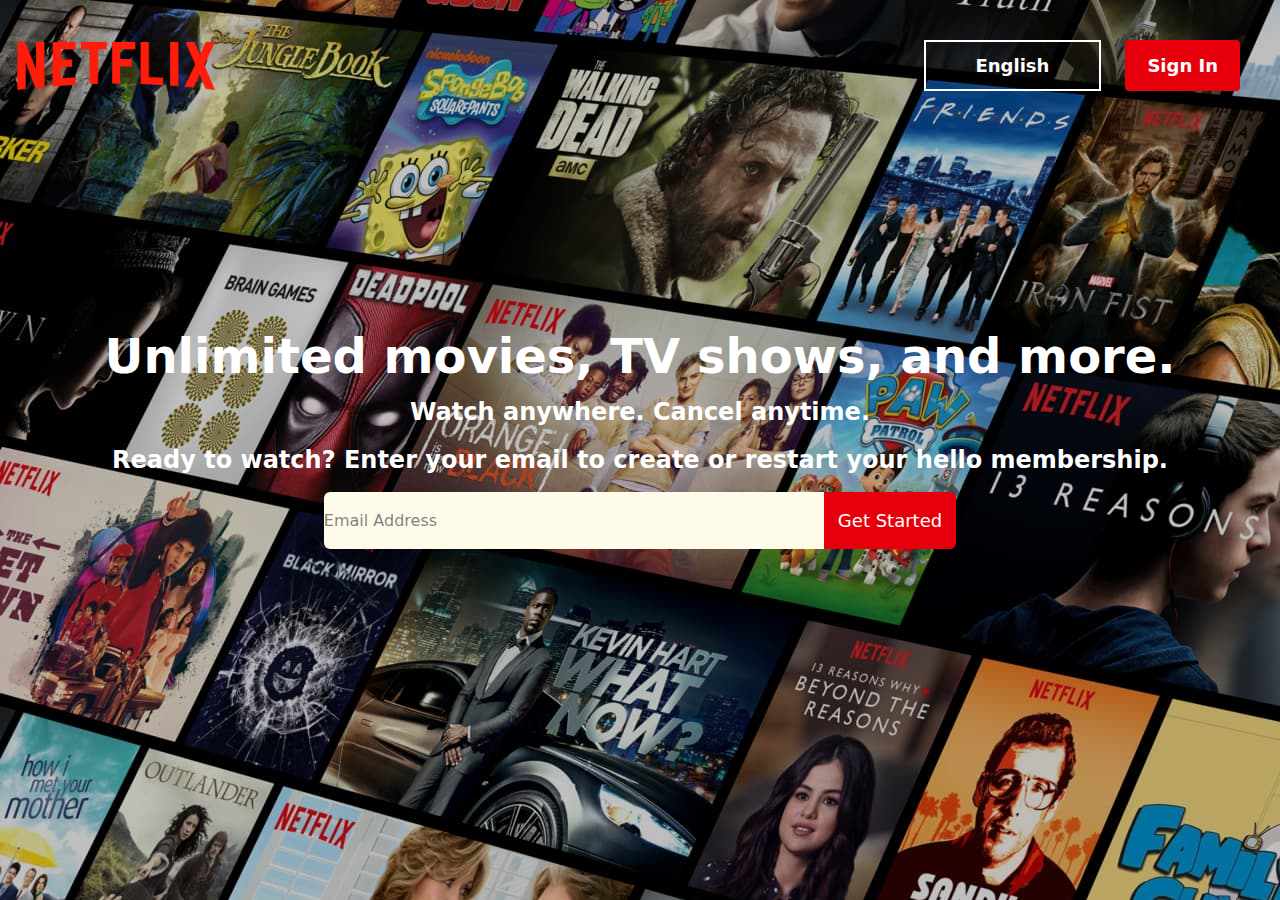
<file: index.html>
<!DOCTYPE html>
<html>
    <head>
        <meta charset="UTF-8" />
        <meta name="viewport" content="width=device-width, initial-scale=1.0" />
        <link href="output.css" rel="stylesheet" />
        <link rel="stylesheet" href="/scss/main.css" />
        <title>Netflix</title>
    </head>
    <body class="flex flex-col min-h-screen bg-[url(netfilx-background.jpg)]">
        <header class="flex justify-between content-center m-4">
            <div id="logo">
                <img
                    class="flex-auto w-[200px] h-[100px]"
                    s
                    src="netflix-Logo.png"
                    alt=""
                />
            </div>
            <div
                class="flex justify-center gap-6 p-6 text-white text-[18px] font-bold"
            >
                <a href=""
                    ><button
                        class="border-2 font-bold border-white px-[50px] py-[10px]"
                    >
                        English
                    </button></a
                >
                <a href=""
                    ><button
                        class="border-2 font-bold border-red-600 bg-red-600 rounded-sm px-[20px] py-[10px]"
                    >
                        Sign In
                    </button></a
                >
            </div>
        </header>
        <main
            class="flex flex-col gap-4 justify-items-center items-center mt-50 text-white"
        >
            <h1 class="flex-auto text-5xl font-extrabold">
                Unlimited movies, TV shows, and more.
            </h1>
            <p class="flex-auto text-2xl font-bold">
                Watch anywhere. Cancel anytime.
            </p>
            <p class="flex-auto text-2xl font-bold">
                Ready to watch? Enter your email to create or restart your hello
                membership.
            </p>
            <div class="flex">
                <input
                    class="flex-auto border-none placeholder:text-grey-600 text-black bg-amber-50 rounded-l-md pr-[300px] py-[16px]"
                    placeholder="Email Address"
                    type="text"
                    name="email"
                    re
                />
                <button
                    class="flex-auto border-none bg-red-600 py-[15px] px-[14px] rounded-r-md text-[18px]"
                >
                    Get Started
                </button>
            </div>
        </main>
    </body>
</html>
</file>
<file: scss/main.css>
/*# sourceMappingURL=main.css.map */
</file>
<file: output.css>
/*! tailwindcss v4.0.1 | MIT License | https://tailwindcss.com */
@layer theme, base, components, utilities;
@layer theme {
  :root, :host {
    --font-sans: ui-sans-serif, system-ui, sans-serif, "Apple Color Emoji",
      "Segoe UI Emoji", "Segoe UI Symbol", "Noto Color Emoji";
    --font-serif: ui-serif, Georgia, Cambria, "Times New Roman", Times, serif;
    --font-mono: ui-monospace, SFMono-Regular, Menlo, Monaco, Consolas,
      "Liberation Mono", "Courier New", monospace;
    --color-red-50: oklch(0.971 0.013 17.38);
    --color-red-100: oklch(0.936 0.032 17.717);
    --color-red-200: oklch(0.885 0.062 18.334);
    --color-red-300: oklch(0.808 0.114 19.571);
    --color-red-400: oklch(0.704 0.191 22.216);
    --color-red-500: oklch(0.637 0.237 25.331);
    --color-red-600: oklch(0.577 0.245 27.325);
    --color-red-700: oklch(0.505 0.213 27.518);
    --color-red-800: oklch(0.444 0.177 26.899);
    --color-red-900: oklch(0.396 0.141 25.723);
    --color-red-950: oklch(0.258 0.092 26.042);
    --color-orange-50: oklch(0.98 0.016 73.684);
    --color-orange-100: oklch(0.954 0.038 75.164);
    --color-orange-200: oklch(0.901 0.076 70.697);
    --color-orange-300: oklch(0.837 0.128 66.29);
    --color-orange-400: oklch(0.75 0.183 55.934);
    --color-orange-500: oklch(0.705 0.213 47.604);
    --color-orange-600: oklch(0.646 0.222 41.116);
    --color-orange-700: oklch(0.553 0.195 38.402);
    --color-orange-800: oklch(0.47 0.157 37.304);
    --color-orange-900: oklch(0.408 0.123 38.172);
    --color-orange-950: oklch(0.266 0.079 36.259);
    --color-amber-50: oklch(0.987 0.022 95.277);
    --color-amber-100: oklch(0.962 0.059 95.617);
    --color-amber-200: oklch(0.924 0.12 95.746);
    --color-amber-300: oklch(0.879 0.169 91.605);
    --color-amber-400: oklch(0.828 0.189 84.429);
    --color-amber-500: oklch(0.769 0.188 70.08);
    --color-amber-600: oklch(0.666 0.179 58.318);
    --color-amber-700: oklch(0.555 0.163 48.998);
    --color-amber-800: oklch(0.473 0.137 46.201);
    --color-amber-900: oklch(0.414 0.112 45.904);
    --color-amber-950: oklch(0.279 0.077 45.635);
    --color-yellow-50: oklch(0.987 0.026 102.212);
    --color-yellow-100: oklch(0.973 0.071 103.193);
    --color-yellow-200: oklch(0.945 0.129 101.54);
    --color-yellow-300: oklch(0.905 0.182 98.111);
    --color-yellow-400: oklch(0.852 0.199 91.936);
    --color-yellow-500: oklch(0.795 0.184 86.047);
    --color-yellow-600: oklch(0.681 0.162 75.834);
    --color-yellow-700: oklch(0.554 0.135 66.442);
    --color-yellow-800: oklch(0.476 0.114 61.907);
    --color-yellow-900: oklch(0.421 0.095 57.708);
    --color-yellow-950: oklch(0.286 0.066 53.813);
    --color-lime-50: oklch(0.986 0.031 120.757);
    --color-lime-100: oklch(0.967 0.067 122.328);
    --color-lime-200: oklch(0.938 0.127 124.321);
    --color-lime-300: oklch(0.897 0.196 126.665);
    --color-lime-400: oklch(0.841 0.238 128.85);
    --color-lime-500: oklch(0.768 0.233 130.85);
    --color-lime-600: oklch(0.648 0.2 131.684);
    --color-lime-700: oklch(0.532 0.157 131.589);
    --color-lime-800: oklch(0.453 0.124 130.933);
    --color-lime-900: oklch(0.405 0.101 131.063);
    --color-lime-950: oklch(0.274 0.072 132.109);
    --color-green-50: oklch(0.982 0.018 155.826);
    --color-green-100: oklch(0.962 0.044 156.743);
    --color-green-200: oklch(0.925 0.084 155.995);
    --color-green-300: oklch(0.871 0.15 154.449);
    --color-green-400: oklch(0.792 0.209 151.711);
    --color-green-500: oklch(0.723 0.219 149.579);
    --color-green-600: oklch(0.627 0.194 149.214);
    --color-green-700: oklch(0.527 0.154 150.069);
    --color-green-800: oklch(0.448 0.119 151.328);
    --color-green-900: oklch(0.393 0.095 152.535);
    --color-green-950: oklch(0.266 0.065 152.934);
    --color-emerald-50: oklch(0.979 0.021 166.113);
    --color-emerald-100: oklch(0.95 0.052 163.051);
    --color-emerald-200: oklch(0.905 0.093 164.15);
    --color-emerald-300: oklch(0.845 0.143 164.978);
    --color-emerald-400: oklch(0.765 0.177 163.223);
    --color-emerald-500: oklch(0.696 0.17 162.48);
    --color-emerald-600: oklch(0.596 0.145 163.225);
    --color-emerald-700: oklch(0.508 0.118 165.612);
    --color-emerald-800: oklch(0.432 0.095 166.913);
    --color-emerald-900: oklch(0.378 0.077 168.94);
    --color-emerald-950: oklch(0.262 0.051 172.552);
    --color-teal-50: oklch(0.984 0.014 180.72);
    --color-teal-100: oklch(0.953 0.051 180.801);
    --color-teal-200: oklch(0.91 0.096 180.426);
    --color-teal-300: oklch(0.855 0.138 181.071);
    --color-teal-400: oklch(0.777 0.152 181.912);
    --color-teal-500: oklch(0.704 0.14 182.503);
    --color-teal-600: oklch(0.6 0.118 184.704);
    --color-teal-700: oklch(0.511 0.096 186.391);
    --color-teal-800: oklch(0.437 0.078 188.216);
    --color-teal-900: oklch(0.386 0.063 188.416);
    --color-teal-950: oklch(0.277 0.046 192.524);
    --color-cyan-50: oklch(0.984 0.019 200.873);
    --color-cyan-100: oklch(0.956 0.045 203.388);
    --color-cyan-200: oklch(0.917 0.08 205.041);
    --color-cyan-300: oklch(0.865 0.127 207.078);
    --color-cyan-400: oklch(0.789 0.154 211.53);
    --color-cyan-500: oklch(0.715 0.143 215.221);
    --color-cyan-600: oklch(0.609 0.126 221.723);
    --color-cyan-700: oklch(0.52 0.105 223.128);
    --color-cyan-800: oklch(0.45 0.085 224.283);
    --color-cyan-900: oklch(0.398 0.07 227.392);
    --color-cyan-950: oklch(0.302 0.056 229.695);
    --color-sky-50: oklch(0.977 0.013 236.62);
    --color-sky-100: oklch(0.951 0.026 236.824);
    --color-sky-200: oklch(0.901 0.058 230.902);
    --color-sky-300: oklch(0.828 0.111 230.318);
    --color-sky-400: oklch(0.746 0.16 232.661);
    --color-sky-500: oklch(0.685 0.169 237.323);
    --color-sky-600: oklch(0.588 0.158 241.966);
    --color-sky-700: oklch(0.5 0.134 242.749);
    --color-sky-800: oklch(0.443 0.11 240.79);
    --color-sky-900: oklch(0.391 0.09 240.876);
    --color-sky-950: oklch(0.293 0.066 243.157);
    --color-blue-50: oklch(0.97 0.014 254.604);
    --color-blue-100: oklch(0.932 0.032 255.585);
    --color-blue-200: oklch(0.882 0.059 254.128);
    --color-blue-300: oklch(0.809 0.105 251.813);
    --color-blue-400: oklch(0.707 0.165 254.624);
    --color-blue-500: oklch(0.623 0.214 259.815);
    --color-blue-600: oklch(0.546 0.245 262.881);
    --color-blue-700: oklch(0.488 0.243 264.376);
    --color-blue-800: oklch(0.424 0.199 265.638);
    --color-blue-900: oklch(0.379 0.146 265.522);
    --color-blue-950: oklch(0.282 0.091 267.935);
    --color-indigo-50: oklch(0.962 0.018 272.314);
    --color-indigo-100: oklch(0.93 0.034 272.788);
    --color-indigo-200: oklch(0.87 0.065 274.039);
    --color-indigo-300: oklch(0.785 0.115 274.713);
    --color-indigo-400: oklch(0.673 0.182 276.935);
    --color-indigo-500: oklch(0.585 0.233 277.117);
    --color-indigo-600: oklch(0.511 0.262 276.966);
    --color-indigo-700: oklch(0.457 0.24 277.023);
    --color-indigo-800: oklch(0.398 0.195 277.366);
    --color-indigo-900: oklch(0.359 0.144 278.697);
    --color-indigo-950: oklch(0.257 0.09 281.288);
    --color-violet-50: oklch(0.969 0.016 293.756);
    --color-violet-100: oklch(0.943 0.029 294.588);
    --color-violet-200: oklch(0.894 0.057 293.283);
    --color-violet-300: oklch(0.811 0.111 293.571);
    --color-violet-400: oklch(0.702 0.183 293.541);
    --color-violet-500: oklch(0.606 0.25 292.717);
    --color-violet-600: oklch(0.541 0.281 293.009);
    --color-violet-700: oklch(0.491 0.27 292.581);
    --color-violet-800: oklch(0.432 0.232 292.759);
    --color-violet-900: oklch(0.38 0.189 293.745);
    --color-violet-950: oklch(0.283 0.141 291.089);
    --color-purple-50: oklch(0.977 0.014 308.299);
    --color-purple-100: oklch(0.946 0.033 307.174);
    --color-purple-200: oklch(0.902 0.063 306.703);
    --color-purple-300: oklch(0.827 0.119 306.383);
    --color-purple-400: oklch(0.714 0.203 305.504);
    --color-purple-500: oklch(0.627 0.265 303.9);
    --color-purple-600: oklch(0.558 0.288 302.321);
    --color-purple-700: oklch(0.496 0.265 301.924);
    --color-purple-800: oklch(0.438 0.218 303.724);
    --color-purple-900: oklch(0.381 0.176 304.987);
    --color-purple-950: oklch(0.291 0.149 302.717);
    --color-fuchsia-50: oklch(0.977 0.017 320.058);
    --color-fuchsia-100: oklch(0.952 0.037 318.852);
    --color-fuchsia-200: oklch(0.903 0.076 319.62);
    --color-fuchsia-300: oklch(0.833 0.145 321.434);
    --color-fuchsia-400: oklch(0.74 0.238 322.16);
    --color-fuchsia-500: oklch(0.667 0.295 322.15);
    --color-fuchsia-600: oklch(0.591 0.293 322.896);
    --color-fuchsia-700: oklch(0.518 0.253 323.949);
    --color-fuchsia-800: oklch(0.452 0.211 324.591);
    --color-fuchsia-900: oklch(0.401 0.17 325.612);
    --color-fuchsia-950: oklch(0.293 0.136 325.661);
    --color-pink-50: oklch(0.971 0.014 343.198);
    --color-pink-100: oklch(0.948 0.028 342.258);
    --color-pink-200: oklch(0.899 0.061 343.231);
    --color-pink-300: oklch(0.823 0.12 346.018);
    --color-pink-400: oklch(0.718 0.202 349.761);
    --color-pink-500: oklch(0.656 0.241 354.308);
    --color-pink-600: oklch(0.592 0.249 0.584);
    --color-pink-700: oklch(0.525 0.223 3.958);
    --color-pink-800: oklch(0.459 0.187 3.815);
    --color-pink-900: oklch(0.408 0.153 2.432);
    --color-pink-950: oklch(0.284 0.109 3.907);
    --color-rose-50: oklch(0.969 0.015 12.422);
    --color-rose-100: oklch(0.941 0.03 12.58);
    --color-rose-200: oklch(0.892 0.058 10.001);
    --color-rose-300: oklch(0.81 0.117 11.638);
    --color-rose-400: oklch(0.712 0.194 13.428);
    --color-rose-500: oklch(0.645 0.246 16.439);
    --color-rose-600: oklch(0.586 0.253 17.585);
    --color-rose-700: oklch(0.514 0.222 16.935);
    --color-rose-800: oklch(0.455 0.188 13.697);
    --color-rose-900: oklch(0.41 0.159 10.272);
    --color-rose-950: oklch(0.271 0.105 12.094);
    --color-slate-50: oklch(0.984 0.003 247.858);
    --color-slate-100: oklch(0.968 0.007 247.896);
    --color-slate-200: oklch(0.929 0.013 255.508);
    --color-slate-300: oklch(0.869 0.022 252.894);
    --color-slate-400: oklch(0.704 0.04 256.788);
    --color-slate-500: oklch(0.554 0.046 257.417);
    --color-slate-600: oklch(0.446 0.043 257.281);
    --color-slate-700: oklch(0.372 0.044 257.287);
    --color-slate-800: oklch(0.279 0.041 260.031);
    --color-slate-900: oklch(0.208 0.042 265.755);
    --color-slate-950: oklch(0.129 0.042 264.695);
    --color-gray-50: oklch(0.985 0.002 247.839);
    --color-gray-100: oklch(0.967 0.003 264.542);
    --color-gray-200: oklch(0.928 0.006 264.531);
    --color-gray-300: oklch(0.872 0.01 258.338);
    --color-gray-400: oklch(0.707 0.022 261.325);
    --color-gray-500: oklch(0.551 0.027 264.364);
    --color-gray-600: oklch(0.446 0.03 256.802);
    --color-gray-700: oklch(0.373 0.034 259.733);
    --color-gray-800: oklch(0.278 0.033 256.848);
    --color-gray-900: oklch(0.21 0.034 264.665);
    --color-gray-950: oklch(0.13 0.028 261.692);
    --color-zinc-50: oklch(0.985 0 0);
    --color-zinc-100: oklch(0.967 0.001 286.375);
    --color-zinc-200: oklch(0.92 0.004 286.32);
    --color-zinc-300: oklch(0.871 0.006 286.286);
    --color-zinc-400: oklch(0.705 0.015 286.067);
    --color-zinc-500: oklch(0.552 0.016 285.938);
    --color-zinc-600: oklch(0.442 0.017 285.786);
    --color-zinc-700: oklch(0.37 0.013 285.805);
    --color-zinc-800: oklch(0.274 0.006 286.033);
    --color-zinc-900: oklch(0.21 0.006 285.885);
    --color-zinc-950: oklch(0.141 0.005 285.823);
    --color-neutral-50: oklch(0.985 0 0);
    --color-neutral-100: oklch(0.97 0 0);
    --color-neutral-200: oklch(0.922 0 0);
    --color-neutral-300: oklch(0.87 0 0);
    --color-neutral-400: oklch(0.708 0 0);
    --color-neutral-500: oklch(0.556 0 0);
    --color-neutral-600: oklch(0.439 0 0);
    --color-neutral-700: oklch(0.371 0 0);
    --color-neutral-800: oklch(0.269 0 0);
    --color-neutral-900: oklch(0.205 0 0);
    --color-neutral-950: oklch(0.145 0 0);
    --color-stone-50: oklch(0.985 0.001 106.423);
    --color-stone-100: oklch(0.97 0.001 106.424);
    --color-stone-200: oklch(0.923 0.003 48.717);
    --color-stone-300: oklch(0.869 0.005 56.366);
    --color-stone-400: oklch(0.709 0.01 56.259);
    --color-stone-500: oklch(0.553 0.013 58.071);
    --color-stone-600: oklch(0.444 0.011 73.639);
    --color-stone-700: oklch(0.374 0.01 67.558);
    --color-stone-800: oklch(0.268 0.007 34.298);
    --color-stone-900: oklch(0.216 0.006 56.043);
    --color-stone-950: oklch(0.147 0.004 49.25);
    --color-black: #000;
    --color-white: #fff;
    --spacing: 0.25rem;
    --breakpoint-sm: 40rem;
    --breakpoint-md: 48rem;
    --breakpoint-lg: 64rem;
    --breakpoint-xl: 80rem;
    --breakpoint-2xl: 96rem;
    --container-3xs: 16rem;
    --container-2xs: 18rem;
    --container-xs: 20rem;
    --container-sm: 24rem;
    --container-md: 28rem;
    --container-lg: 32rem;
    --container-xl: 36rem;
    --container-2xl: 42rem;
    --container-3xl: 48rem;
    --container-4xl: 56rem;
    --container-5xl: 64rem;
    --container-6xl: 72rem;
    --container-7xl: 80rem;
    --text-xs: 0.75rem;
    --text-xs--line-height: calc(1 / 0.75);
    --text-sm: 0.875rem;
    --text-sm--line-height: calc(1.25 / 0.875);
    --text-base: 1rem;
    --text-base--line-height: calc(1.5 / 1);
    --text-lg: 1.125rem;
    --text-lg--line-height: calc(1.75 / 1.125);
    --text-xl: 1.25rem;
    --text-xl--line-height: calc(1.75 / 1.25);
    --text-2xl: 1.5rem;
    --text-2xl--line-height: calc(2 / 1.5);
    --text-3xl: 1.875rem;
    --text-3xl--line-height: calc(2.25 / 1.875);
    --text-4xl: 2.25rem;
    --text-4xl--line-height: calc(2.5 / 2.25);
    --text-5xl: 3rem;
    --text-5xl--line-height: 1;
    --text-6xl: 3.75rem;
    --text-6xl--line-height: 1;
    --text-7xl: 4.5rem;
    --text-7xl--line-height: 1;
    --text-8xl: 6rem;
    --text-8xl--line-height: 1;
    --text-9xl: 8rem;
    --text-9xl--line-height: 1;
    --font-weight-thin: 100;
    --font-weight-extralight: 200;
    --font-weight-light: 300;
    --font-weight-normal: 400;
    --font-weight-medium: 500;
    --font-weight-semibold: 600;
    --font-weight-bold: 700;
    --font-weight-extrabold: 800;
    --font-weight-black: 900;
    --tracking-tighter: -0.05em;
    --tracking-tight: -0.025em;
    --tracking-normal: 0em;
    --tracking-wide: 0.025em;
    --tracking-wider: 0.05em;
    --tracking-widest: 0.1em;
    --leading-tight: 1.25;
    --leading-snug: 1.375;
    --leading-normal: 1.5;
    --leading-relaxed: 1.625;
    --leading-loose: 2;
    --radius-xs: 0.125rem;
    --radius-sm: 0.25rem;
    --radius-md: 0.375rem;
    --radius-lg: 0.5rem;
    --radius-xl: 0.75rem;
    --radius-2xl: 1rem;
    --radius-3xl: 1.5rem;
    --radius-4xl: 2rem;
    --shadow-2xs: 0 1px rgb(0 0 0 / 0.05);
    --shadow-xs: 0 1px 2px 0 rgb(0 0 0 / 0.05);
    --shadow-sm: 0 1px 3px 0 rgb(0 0 0 / 0.1), 0 1px 2px -1px rgb(0 0 0 / 0.1);
    --shadow-md: 0 4px 6px -1px rgb(0 0 0 / 0.1),
      0 2px 4px -2px rgb(0 0 0 / 0.1);
    --shadow-lg: 0 10px 15px -3px rgb(0 0 0 / 0.1),
      0 4px 6px -4px rgb(0 0 0 / 0.1);
    --shadow-xl: 0 20px 25px -5px rgb(0 0 0 / 0.1),
      0 8px 10px -6px rgb(0 0 0 / 0.1);
    --shadow-2xl: 0 25px 50px -12px rgb(0 0 0 / 0.25);
    --inset-shadow-2xs: inset 0 1px rgb(0 0 0 / 0.05);
    --inset-shadow-xs: inset 0 1px 1px rgb(0 0 0 / 0.05);
    --inset-shadow-sm: inset 0 2px 4px rgb(0 0 0 / 0.05);
    --drop-shadow-xs: 0 1px 1px rgb(0 0 0 / 0.05);
    --drop-shadow-sm: 0 1px 2px rgb(0 0 0 / 0.15);
    --drop-shadow-md: 0 3px 3px rgb(0 0 0 / 0.12);
    --drop-shadow-lg: 0 4px 4px rgb(0 0 0 / 0.15);
    --drop-shadow-xl: 0 9px 7px rgb(0 0 0 / 0.1);
    --drop-shadow-2xl: 0 25px 25px rgb(0 0 0 / 0.15);
    --ease-in: cubic-bezier(0.4, 0, 1, 1);
    --ease-out: cubic-bezier(0, 0, 0.2, 1);
    --ease-in-out: cubic-bezier(0.4, 0, 0.2, 1);
    --animate-spin: spin 1s linear infinite;
    --animate-ping: ping 1s cubic-bezier(0, 0, 0.2, 1) infinite;
    --animate-pulse: pulse 2s cubic-bezier(0.4, 0, 0.6, 1) infinite;
    --animate-bounce: bounce 1s infinite;
    --blur-xs: 4px;
    --blur-sm: 8px;
    --blur-md: 12px;
    --blur-lg: 16px;
    --blur-xl: 24px;
    --blur-2xl: 40px;
    --blur-3xl: 64px;
    --perspective-dramatic: 100px;
    --perspective-near: 300px;
    --perspective-normal: 500px;
    --perspective-midrange: 800px;
    --perspective-distant: 1200px;
    --aspect-video: 16 / 9;
    --default-transition-duration: 150ms;
    --default-transition-timing-function: cubic-bezier(0.4, 0, 0.2, 1);
    --default-font-family: var(--font-sans);
    --default-font-feature-settings: var(--font-sans--font-feature-settings);
    --default-font-variation-settings: var(
      --font-sans--font-variation-settings
    );
    --default-mono-font-family: var(--font-mono);
    --default-mono-font-feature-settings: var(
      --font-mono--font-feature-settings
    );
    --default-mono-font-variation-settings: var(
      --font-mono--font-variation-settings
    );
  }
}
@layer base {
  *, ::after, ::before, ::backdrop, ::file-selector-button {
    box-sizing: border-box;
    margin: 0;
    padding: 0;
    border: 0 solid;
  }
  html, :host {
    line-height: 1.5;
    -webkit-text-size-adjust: 100%;
    tab-size: 4;
    font-family: var( --default-font-family, ui-sans-serif, system-ui, sans-serif, "Apple Color Emoji", "Segoe UI Emoji", "Segoe UI Symbol", "Noto Color Emoji" );
    font-feature-settings: var(--default-font-feature-settings, normal);
    font-variation-settings: var( --default-font-variation-settings, normal );
    -webkit-tap-highlight-color: transparent;
  }
  body {
    line-height: inherit;
  }
  hr {
    height: 0;
    color: inherit;
    border-top-width: 1px;
  }
  abbr:where([title]) {
    -webkit-text-decoration: underline dotted;
    text-decoration: underline dotted;
  }
  h1, h2, h3, h4, h5, h6 {
    font-size: inherit;
    font-weight: inherit;
  }
  a {
    color: inherit;
    -webkit-text-decoration: inherit;
    text-decoration: inherit;
  }
  b, strong {
    font-weight: bolder;
  }
  code, kbd, samp, pre {
    font-family: var( --default-mono-font-family, ui-monospace, SFMono-Regular, Menlo, Monaco, Consolas, "Liberation Mono", "Courier New", monospace );
    font-feature-settings: var( --default-mono-font-feature-settings, normal );
    font-variation-settings: var( --default-mono-font-variation-settings, normal );
    font-size: 1em;
  }
  small {
    font-size: 80%;
  }
  sub, sup {
    font-size: 75%;
    line-height: 0;
    position: relative;
    vertical-align: baseline;
  }
  sub {
    bottom: -0.25em;
  }
  sup {
    top: -0.5em;
  }
  table {
    text-indent: 0;
    border-color: inherit;
    border-collapse: collapse;
  }
  :-moz-focusring {
    outline: auto;
  }
  progress {
    vertical-align: baseline;
  }
  summary {
    display: list-item;
  }
  ol, ul, menu {
    list-style: none;
  }
  img, svg, video, canvas, audio, iframe, embed, object {
    display: block;
    vertical-align: middle;
  }
  img, video {
    max-width: 100%;
    height: auto;
  }
  button, input, select, optgroup, textarea, ::file-selector-button {
    font: inherit;
    font-feature-settings: inherit;
    font-variation-settings: inherit;
    letter-spacing: inherit;
    color: inherit;
    border-radius: 0;
    background-color: transparent;
    opacity: 1;
  }
  :where(select:is([multiple], [size])) optgroup {
    font-weight: bolder;
  }
  :where(select:is([multiple], [size])) optgroup option {
    padding-inline-start: 20px;
  }
  ::file-selector-button {
    margin-inline-end: 4px;
  }
  ::placeholder {
    opacity: 1;
    color: color-mix(in oklab, currentColor 50%, transparent);
  }
  textarea {
    resize: vertical;
  }
  ::-webkit-search-decoration {
    -webkit-appearance: none;
  }
  ::-webkit-date-and-time-value {
    min-height: 1lh;
    text-align: inherit;
  }
  ::-webkit-datetime-edit {
    display: inline-flex;
  }
  ::-webkit-datetime-edit-fields-wrapper {
    padding: 0;
  }
  ::-webkit-datetime-edit, ::-webkit-datetime-edit-year-field, ::-webkit-datetime-edit-month-field, ::-webkit-datetime-edit-day-field, ::-webkit-datetime-edit-hour-field, ::-webkit-datetime-edit-minute-field, ::-webkit-datetime-edit-second-field, ::-webkit-datetime-edit-millisecond-field, ::-webkit-datetime-edit-meridiem-field {
    padding-block: 0;
  }
  :-moz-ui-invalid {
    box-shadow: none;
  }
  button, input:where([type="button"], [type="reset"], [type="submit"]), ::file-selector-button {
    appearance: button;
  }
  ::-webkit-inner-spin-button, ::-webkit-outer-spin-button {
    height: auto;
  }
  [hidden]:where(:not([hidden="until-found"])) {
    display: none !important;
  }
}
@layer utilities {
  .fixed {
    position: fixed;
  }
  .m-4 {
    margin: calc(var(--spacing) * 4);
  }
  .mt-50 {
    margin-top: calc(var(--spacing) * 50);
  }
  .flex {
    display: flex;
  }
  .h-\[100px\] {
    height: 100px;
  }
  .min-h-screen {
    min-height: 100vh;
  }
  .w-\[200px\] {
    width: 200px;
  }
  .flex-auto {
    flex: auto;
  }
  .flex-col {
    flex-direction: column;
  }
  .content-center {
    align-content: center;
  }
  .items-center {
    align-items: center;
  }
  .justify-between {
    justify-content: space-between;
  }
  .justify-center {
    justify-content: center;
  }
  .justify-items-center {
    justify-items: center;
  }
  .gap-4 {
    gap: calc(var(--spacing) * 4);
  }
  .gap-6 {
    gap: calc(var(--spacing) * 6);
  }
  .rounded-sm {
    border-radius: var(--radius-sm);
  }
  .rounded-l-md {
    border-top-left-radius: var(--radius-md);
    border-bottom-left-radius: var(--radius-md);
  }
  .rounded-r-md {
    border-top-right-radius: var(--radius-md);
    border-bottom-right-radius: var(--radius-md);
  }
  .border-2 {
    border-style: var(--tw-border-style);
    border-width: 2px;
  }
  .border-none {
    --tw-border-style: none;
    border-style: none;
  }
  .border-red-600 {
    border-color: var(--color-red-600);
  }
  .border-white {
    border-color: var(--color-white);
  }
  .bg-amber-50 {
    background-color: var(--color-amber-50);
  }
  .bg-red-600 {
    background-color: var(--color-red-600);
  }
  .bg-\[url\(netfilx-background\.jpg\)\] {
    background-image: url(netfilx-background.jpg);
  }
  .p-6 {
    padding: calc(var(--spacing) * 6);
  }
  .px-\[14px\] {
    padding-inline: 14px;
  }
  .px-\[20px\] {
    padding-inline: 20px;
  }
  .px-\[50px\] {
    padding-inline: 50px;
  }
  .py-\[10px\] {
    padding-block: 10px;
  }
  .py-\[15px\] {
    padding-block: 15px;
  }
  .py-\[16px\] {
    padding-block: 16px;
  }
  .pr-\[300px\] {
    padding-right: 300px;
  }
  .text-2xl {
    font-size: var(--text-2xl);
    line-height: var(--tw-leading, var(--text-2xl--line-height));
  }
  .text-5xl {
    font-size: var(--text-5xl);
    line-height: var(--tw-leading, var(--text-5xl--line-height));
  }
  .text-\[18px\] {
    font-size: 18px;
  }
  .font-bold {
    --tw-font-weight: var(--font-weight-bold);
    font-weight: var(--font-weight-bold);
  }
  .font-extrabold {
    --tw-font-weight: var(--font-weight-extrabold);
    font-weight: var(--font-weight-extrabold);
  }
  .text-black {
    color: var(--color-black);
  }
  .text-white {
    color: var(--color-white);
  }
}
@keyframes spin {
  to {
    transform: rotate(360deg);
  }
}
@keyframes ping {
  75%, 100% {
    transform: scale(2);
    opacity: 0;
  }
}
@keyframes pulse {
  50% {
    opacity: 0.5;
  }
}
@keyframes bounce {
  0%, 100% {
    transform: translateY(-25%);
    animation-timing-function: cubic-bezier(0.8, 0, 1, 1);
  }
  50% {
    transform: none;
    animation-timing-function: cubic-bezier(0, 0, 0.2, 1);
  }
}
@property --tw-border-style {
  syntax: "*";
  inherits: false;
  initial-value: solid;
}
@property --tw-font-weight {
  syntax: "*";
  inherits: false;
}
</file>
